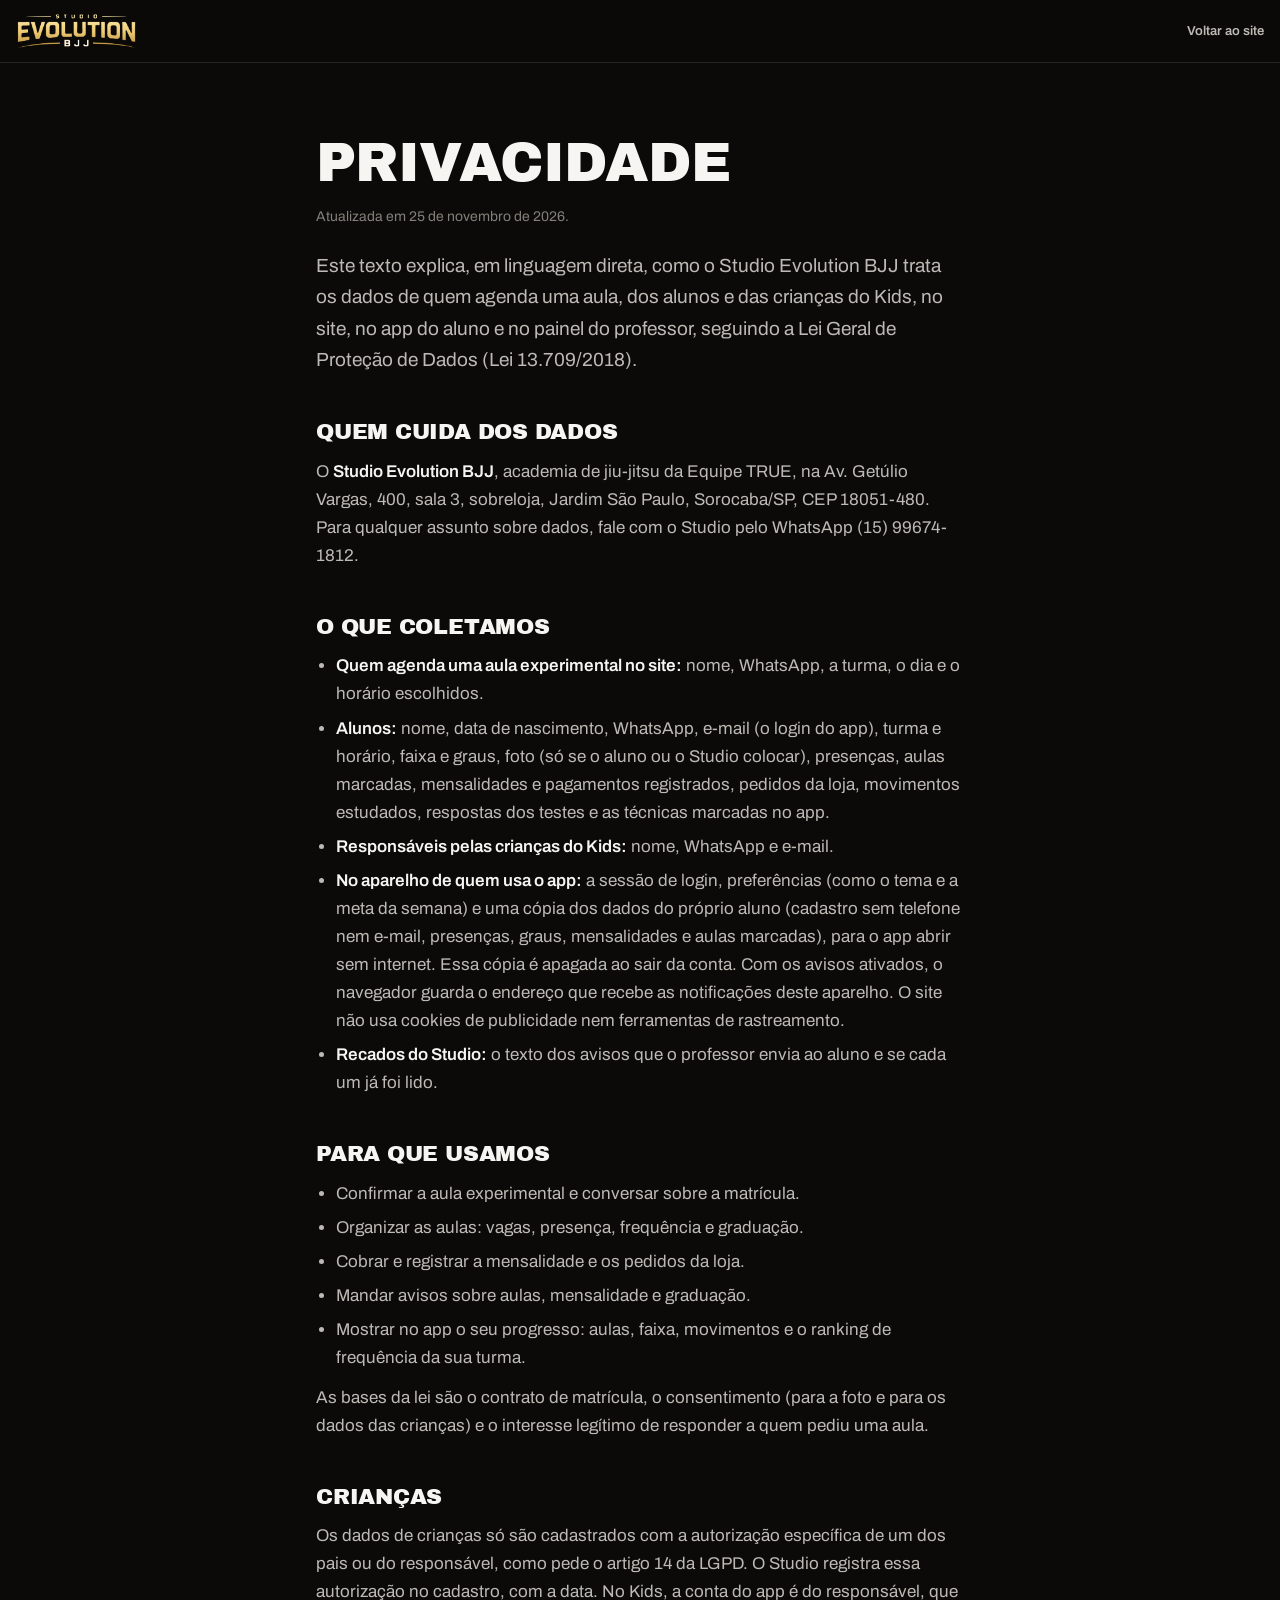
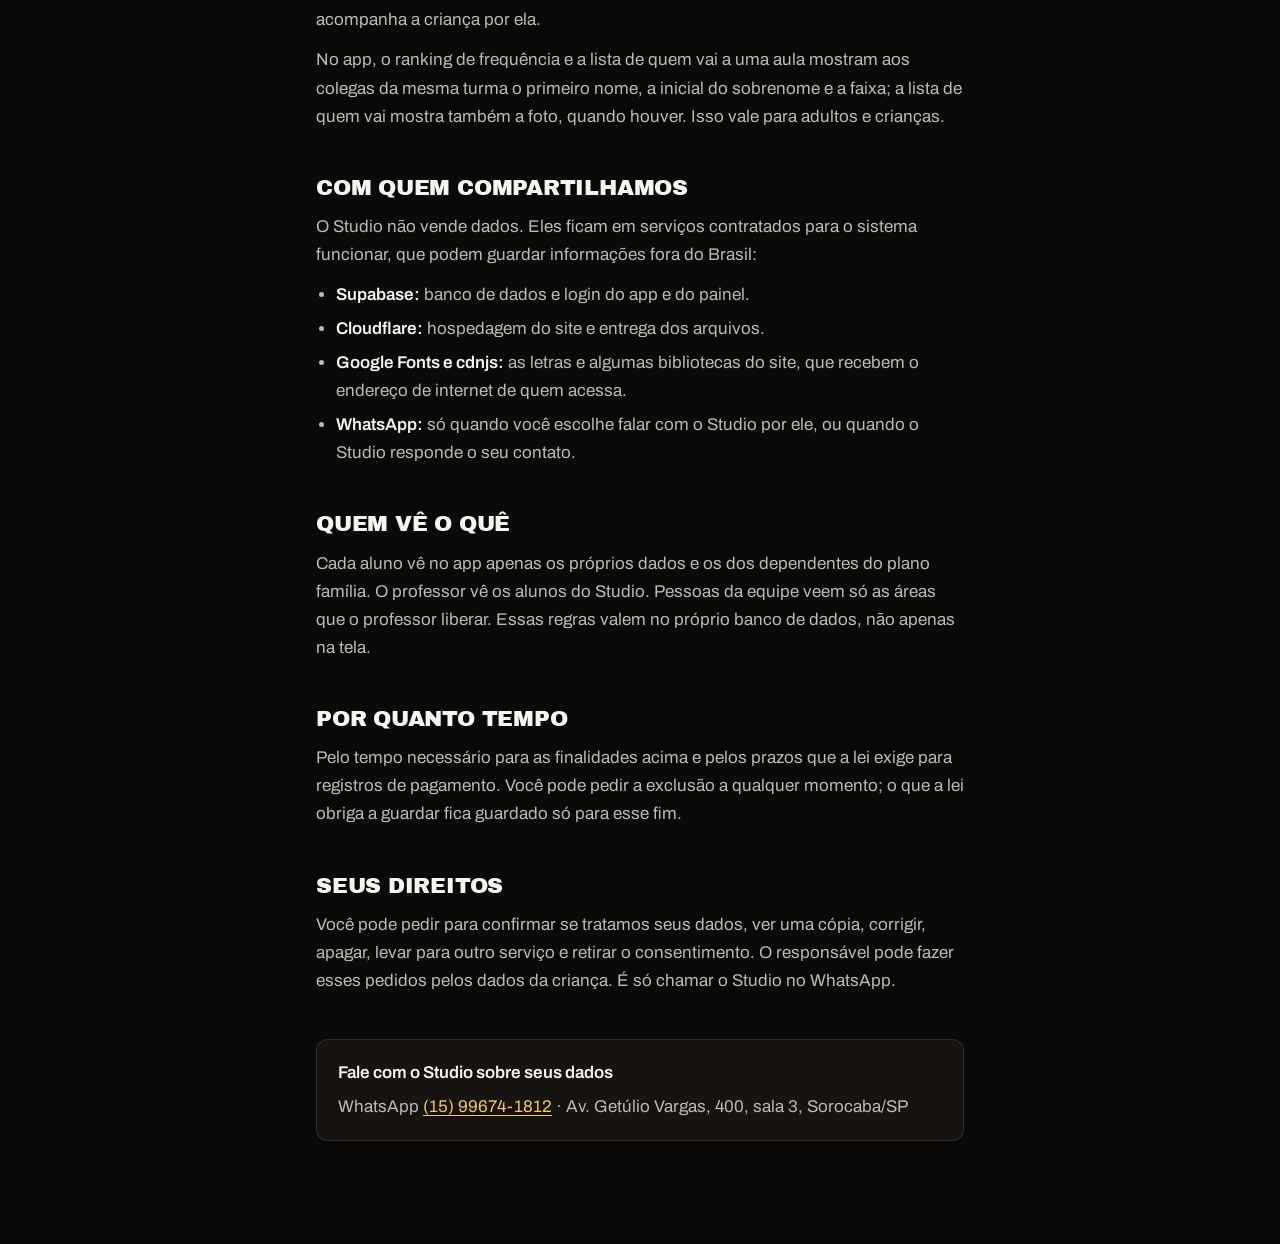
<file: site/privacidade.html>
<!doctype html>
<html lang="pt-BR">
<head>
<meta charset="utf-8">
<meta name="viewport" content="width=device-width, initial-scale=1, viewport-fit=cover">
<title>Privacidade · Studio Evolution BJJ</title>
<meta name="description" content="Como o Studio Evolution BJJ trata os dados de quem agenda aula, dos alunos e das crianças do Kids: o que é coletado, para quê, com quem é compartilhado e como pedir acesso, correção ou exclusão.">
<link rel="canonical" href="https://evolutionbjj.com.br/privacidade">
<script>
(function () {
  var d = document.documentElement, l = "black";
  try { l = localStorage.getItem("evo-tema") || l; } catch (e) {}
  if (location.hash === "#claro") l = "light";
  d.setAttribute("data-look", l);
})();
</script>
<link rel="preconnect" href="https://fonts.googleapis.com">
<link rel="preconnect" href="https://fonts.gstatic.com" crossorigin>
<link rel="stylesheet" href="https://fonts.googleapis.com/css2?family=Archivo+Black&family=Archivo:wght@400..700&display=swap">
<link rel="stylesheet" href="site.css">
<style>
/* Privacidade: um documento para ler, sem abertura de cinema. Coluna de leitura, títulos curtos, listas simples */
body { background: var(--paper); color: var(--ink); }
.pv-top { position: sticky; top: 0; z-index: 10; display: flex; align-items: center; justify-content: space-between; gap: 16px; padding: calc(14px + env(safe-area-inset-top, 0px)) 16px 14px; background: color-mix(in oklch, var(--paper) 88%, transparent); -webkit-backdrop-filter: blur(14px); backdrop-filter: blur(14px); border-bottom: 1px solid var(--rule); }
.pv-top .logo { height: 34px; }
.pv-top a.volta { font: 600 13px/1 var(--sans); color: var(--ink-2); text-decoration: none; }
.pv-top a.volta:hover { color: var(--ink); }
.pv { max-width: 68ch; margin: 0 auto; padding: clamp(36px, 6vw, 72px) 16px clamp(64px, 8vw, 110px); font-size: 17px; line-height: 1.65; }
.pv h1 { font: 400 clamp(34px, 6vw, 56px)/1 var(--serif); letter-spacing: -0.02em; }
.pv .data { margin-top: 14px; font-size: 14px; color: var(--ink-3); }
.pv .abre { margin-top: 22px; font-size: 19px; color: var(--ink-2); }
.pv h2 { margin-top: 44px; font: 400 22px/1.2 var(--serif); letter-spacing: -0.01em; }
.pv p, .pv ul { margin-top: 12px; color: var(--ink-2); }
.pv ul { padding-left: 1.2em; list-style: disc; }
.pv li + li { margin-top: 6px; }
.pv b { color: var(--ink); font-weight: 600; }
.pv a { color: var(--gold-text); text-underline-offset: 3px; }
.pv .contato { margin-top: 44px; padding: 20px 22px; border-radius: 12px; background: var(--paper-2); box-shadow: inset 0 0 0 1px var(--rule); }
.pv .contato p { margin: 0; }
.pv .contato p + p { margin-top: 6px; }
</style>
</head>
<body>
<header class="pv-top">
  <a href="index.html" aria-label="Studio Evolution BJJ, início"><span class="logo" role="img" aria-label="Studio Evolution BJJ"></span></a>
  <a class="volta" href="index.html">Voltar ao site</a>
</header>
<main class="pv">
  <h1>Privacidade</h1>
  <p class="data">Atualizada em 25 de novembro de 2026.</p>
  <p class="abre">Este texto explica, em linguagem direta, como o Studio Evolution BJJ trata os dados de quem agenda uma aula, dos alunos e das crianças do Kids, no site, no app do aluno e no painel do professor, seguindo a Lei Geral de Proteção de Dados (Lei 13.709/2018).</p>

  <h2>Quem cuida dos dados</h2>
  <p>O <b>Studio Evolution BJJ</b>, academia de jiu-jitsu da Equipe TRUE, na Av. Getúlio Vargas, 400, sala 3, sobreloja, Jardim São Paulo, Sorocaba/SP, CEP 18051-480. Para qualquer assunto sobre dados, fale com o Studio pelo WhatsApp (15) 99674-1812.</p>

  <h2>O que coletamos</h2>
  <ul>
    <li><b>Quem agenda uma aula experimental no site:</b> nome, WhatsApp, a turma, o dia e o horário escolhidos.</li>
    <li><b>Alunos:</b> nome, data de nascimento, WhatsApp, e-mail (o login do app), turma e horário, faixa e graus, foto (só se o aluno ou o Studio colocar), presenças, aulas marcadas, mensalidades e pagamentos registrados, pedidos da loja, movimentos estudados, respostas dos testes e as técnicas marcadas no app.</li>
    <li><b>Responsáveis pelas crianças do Kids:</b> nome, WhatsApp e e-mail.</li>
    <li><b>No aparelho de quem usa o app:</b> a sessão de login, preferências (como o tema e a meta da semana) e uma cópia dos dados do próprio aluno (cadastro sem telefone nem e-mail, presenças, graus, mensalidades e aulas marcadas), para o app abrir sem internet. Essa cópia é apagada ao sair da conta. Com os avisos ativados, o navegador guarda o endereço que recebe as notificações deste aparelho. O site não usa cookies de publicidade nem ferramentas de rastreamento.</li>
    <li><b>Recados do Studio:</b> o texto dos avisos que o professor envia ao aluno e se cada um já foi lido.</li>
  </ul>

  <h2>Para que usamos</h2>
  <ul>
    <li>Confirmar a aula experimental e conversar sobre a matrícula.</li>
    <li>Organizar as aulas: vagas, presença, frequência e graduação.</li>
    <li>Cobrar e registrar a mensalidade e os pedidos da loja.</li>
    <li>Mandar avisos sobre aulas, mensalidade e graduação.</li>
    <li>Mostrar no app o seu progresso: aulas, faixa, movimentos e o ranking de frequência da sua turma.</li>
  </ul>
  <p>As bases da lei são o contrato de matrícula, o consentimento (para a foto e para os dados das crianças) e o interesse legítimo de responder a quem pediu uma aula.</p>

  <h2>Crianças</h2>
  <p>Os dados de crianças só são cadastrados com a autorização específica de um dos pais ou do responsável, como pede o artigo 14 da LGPD. O Studio registra essa autorização no cadastro, com a data. No Kids, a conta do app é do responsável, que acompanha a criança por ela.</p>
  <p>No app, o ranking de frequência e a lista de quem vai a uma aula mostram aos colegas da mesma turma o primeiro nome, a inicial do sobrenome e a faixa; a lista de quem vai mostra também a foto, quando houver. Isso vale para adultos e crianças.</p>

  <h2>Com quem compartilhamos</h2>
  <p>O Studio não vende dados. Eles ficam em serviços contratados para o sistema funcionar, que podem guardar informações fora do Brasil:</p>
  <ul>
    <li><b>Supabase:</b> banco de dados e login do app e do painel.</li>
    <li><b>Cloudflare:</b> hospedagem do site e entrega dos arquivos.</li>
    <li><b>Google Fonts e cdnjs:</b> as letras e algumas bibliotecas do site, que recebem o endereço de internet de quem acessa.</li>
    <li><b>WhatsApp:</b> só quando você escolhe falar com o Studio por ele, ou quando o Studio responde o seu contato.</li>
  </ul>

  <h2>Quem vê o quê</h2>
  <p>Cada aluno vê no app apenas os próprios dados e os dos dependentes do plano família. O professor vê os alunos do Studio. Pessoas da equipe veem só as áreas que o professor liberar. Essas regras valem no próprio banco de dados, não apenas na tela.</p>

  <h2>Por quanto tempo</h2>
  <p>Pelo tempo necessário para as finalidades acima e pelos prazos que a lei exige para registros de pagamento. Você pode pedir a exclusão a qualquer momento; o que a lei obriga a guardar fica guardado só para esse fim.</p>

  <h2>Seus direitos</h2>
  <p>Você pode pedir para confirmar se tratamos seus dados, ver uma cópia, corrigir, apagar, levar para outro serviço e retirar o consentimento. O responsável pode fazer esses pedidos pelos dados da criança. É só chamar o Studio no WhatsApp.</p>

  <div class="contato">
    <p><b>Fale com o Studio sobre seus dados</b></p>
    <p>WhatsApp <a href="https://wa.me/5515996741812?text=Ol%C3%A1!%20Quero%20falar%20sobre%20os%20meus%20dados%20no%20Studio%20Evolution%20BJJ." target="_blank" rel="noopener">(15) 99674-1812</a> · Av. Getúlio Vargas, 400, sala 3, Sorocaba/SP</p>
  </div>
</main>
</body>
</html>
</file>
<file: site/site.css>
/* Studio Evolution BJJ · estilo comum a todas as páginas do redesign.
   Linguagem "noite de luta": preto quente, ouro metálico, tipografia pesada em caixa-alta e rótulos em mono.
   Black é a versão padrão; Claro continua no botão da navegação. A versão vem de data-look no <html>,
   definido antes da primeira pintura. --serif ficou com o nome antigo, mas agora é a fonte de títulos. */
:root {
  color-scheme: light;
  --paper: oklch(0.985 0.002 90);
  --paper-2: oklch(0.945 0.004 85);
  --ink: oklch(0.16 0.006 70);
  --ink-2: oklch(0.38 0.008 70);
  --ink-3: oklch(0.50 0.008 70);  /* 4,5:1 ou mais sobre --paper-2, onde ficam os textos pequenos dos painéis */
  --rule: oklch(0.16 0.006 70 / 0.14);
  --gold: oklch(0.74 0.13 80);
  --gold-deep: oklch(0.58 0.12 70);
  --gold-text: oklch(0.52 0.11 70);
  --hot: oklch(0.6 0.22 28);
  --inv-bg: oklch(0.12 0.005 70);
  --inv-fg: oklch(0.97 0.004 85);
  --inv-fg-2: oklch(0.78 0.008 80);
  --inv-rule: oklch(1 0 0 / 0.14);
  --inv-accent: oklch(0.82 0.13 84);
  --btn-bg: oklch(0.16 0.006 70);
  --btn-fg: oklch(0.985 0.002 90);
  --btn-hover: oklch(0.74 0.13 80);
  --btn-hover-fg: oklch(0.12 0.005 70);
  --btn-glow: 0 14px 34px -16px oklch(0.16 0.006 70 / 0.55);
  --glass: color-mix(in oklch, white 80%, transparent);
  --field: white;
  /* verde e laranja escuros o bastante para texto de 11 px (pílulas de status) no fundo claro */
  --ok: oklch(0.45 0.13 150);
  --warn: oklch(0.48 0.16 40);
  --wa: oklch(0.72 0.17 150);
  --dim-color: oklch(0.1 0.005 75);
  --shadow-lg: 0 40px 80px -40px oklch(0.15 0.02 70 / 0.45), 0 12px 24px -16px oklch(0.15 0.02 70 / 0.25);
  --grain-op: 0.06;
  --grain-blend: multiply;
  /* ouro metálico: no papel claro, um ouro mais escuro (o brilho claro apagava letras); no escuro, o ouro aceso */
  --gold-metal: linear-gradient(100deg, oklch(0.45 0.1 68) 0%, oklch(0.56 0.12 72) 26%, oklch(0.66 0.13 80) 46%, oklch(0.56 0.12 72) 62%, oklch(0.45 0.1 68) 100%);
  --gold-metal-lit: linear-gradient(100deg, oklch(0.62 0.12 72) 0%, oklch(0.82 0.13 84) 26%, oklch(0.96 0.07 92) 46%, oklch(0.82 0.13 84) 62%, oklch(0.62 0.12 72) 100%);
  --cta-bg: linear-gradient(115deg, oklch(0.7 0.12 76) 0%, oklch(0.85 0.13 87) 46%, oklch(0.74 0.125 80) 100%);
  --cta-fg: oklch(0.13 0.005 70);
  --logo-fill: linear-gradient(110deg, var(--ink) 0%, var(--ink) 42%, var(--gold) 50%, var(--ink) 58%, var(--ink) 100%);
  --logo-bjj: var(--gold-deep);
  --serif: "Archivo Black", "Arial Black", "Helvetica Neue", Impact, sans-serif;
  --sans: "Archivo", "Helvetica Neue", Arial, sans-serif;
  --mono: "JetBrains Mono", ui-monospace, "SFMono-Regular", Menlo, Consolas, monospace;
  --mincho: "Shippori Mincho", "Yu Mincho", "Hiragino Mincho ProN", serif;
  --ease: cubic-bezier(0.22, 1, 0.36, 1);
  --gut: max(clamp(20px, 4vw, 64px), env(safe-area-inset-left, 0px));
  --gut-r: max(clamp(20px, 4vw, 64px), env(safe-area-inset-right, 0px));
  /* capítulos de cinema: sempre escuros, nas duas versões */
  --cine-bg: oklch(0.11 0.004 70);
  --cine-bg-2: oklch(0.165 0.005 70);
  --cine-fg: oklch(0.97 0.004 85);
  --cine-fg-2: oklch(0.8 0.008 80);
  --cine-fg-3: oklch(0.62 0.009 80);
  --cine-rule: oklch(1 0 0 / 0.12);
  --cine-gold: oklch(0.83 0.13 84);
  /* ouro da logo oficial: claro em cima, queimado embaixo; o brilho diagonal só passa na animação */
  --logo-gold: linear-gradient(180deg, #fff1b3 0%, #efcc76 50%, #b98b35 100%);
  --cine-logo: linear-gradient(110deg, transparent 0% 42%, oklch(1 0.03 95 / 0.85) 50%, transparent 58% 100%), var(--logo-gold);
  --cine-bjj: #f7f7f7;
}
:root[data-look="black"] {
  color-scheme: dark;
  --paper: oklch(0.145 0.005 70);
  --paper-2: oklch(0.19 0.006 70);
  --ink: oklch(0.97 0.004 85);
  --ink-2: oklch(0.79 0.008 80);
  --ink-3: oklch(0.6 0.009 80);
  --rule: oklch(1 0 0 / 0.11);
  --gold: oklch(0.82 0.13 84);
  --gold-deep: oklch(0.62 0.12 72);
  --gold-text: oklch(0.85 0.12 86);
  --inv-bg: oklch(0.97 0.004 85);
  --inv-fg: oklch(0.14 0.005 70);
  --inv-fg-2: oklch(0.4 0.008 70);
  --inv-rule: oklch(0.14 0.005 70 / 0.16);
  --inv-accent: oklch(0.52 0.11 70);
  --btn-bg: oklch(0.82 0.13 84);
  --btn-fg: oklch(0.13 0.005 70);
  --btn-hover: oklch(0.97 0.004 85);
  --btn-hover-fg: oklch(0.13 0.005 70);
  --btn-glow: 0 0 0 1px oklch(0.82 0.13 84 / 0.35), 0 18px 44px -14px oklch(0.82 0.13 84 / 0.5);
  --glass: color-mix(in oklch, oklch(0.2 0.006 70) 78%, transparent);
  --field: oklch(0.19 0.006 70);
  --ok: oklch(0.76 0.16 150);
  --warn: oklch(0.76 0.14 52);
  --shadow-lg: 0 50px 90px -40px oklch(0 0 0 / 0.9), 0 16px 30px -18px oklch(0 0 0 / 0.65);
  --grain-op: 0.08;
  --grain-blend: overlay;
  --gold-metal: var(--gold-metal-lit);
  --logo-fill: var(--cine-logo); --logo-bjj: var(--cine-bjj);
}

/* base */
* { box-sizing: border-box; }
html { background: var(--paper); scroll-padding-top: calc(88px + env(safe-area-inset-top, 0px)); scroll-padding-bottom: 24px; }  /* o item focado com Tab nunca fica sob a barra fixa */
html.lenis, html.lenis body { height: auto; }
.lenis.lenis-smooth { scroll-behavior: auto !important; }
.lenis.lenis-stopped { overflow: hidden; }
body { margin: 0; background: var(--paper); color: var(--ink); font: 400 17px/1.6 var(--sans); -webkit-font-smoothing: antialiased; text-rendering: optimizeLegibility; overflow-x: clip; }
::selection { background: var(--gold); color: oklch(0.13 0.005 70); }
h1, h2, h3 { font-family: var(--serif); font-weight: 400; letter-spacing: -0.02em; text-wrap: balance; margin: 0; }
h1, h2 { text-transform: uppercase; line-height: 0.92; }
h1 em, h2 em, h3 em { font-style: normal; color: var(--gold-text); }
p em { font-style: italic; }
/* palavras em destaque nos títulos: ouro metálico, como a placa do Studio */
@supports ((-webkit-background-clip: text) or (background-clip: text)) {
  h1 em:not(:has(.wi)), h2 em:not(:has(.wi)), h3 em:not(:has(.wi)), h1 em .wi, h2 em .wi, h3 em .wi, .metal {
    background: var(--gold-metal); background-size: 100% 100%; -webkit-background-clip: text; background-clip: text; color: transparent; }
}
p, figure, dl, dd, ul, ol { margin: 0; }
ul, ol { padding: 0; list-style: none; }
img, video { display: block; max-width: 100%; }
a { color: inherit; }
button { font: inherit; }
a, button, label, input { -webkit-tap-highlight-color: transparent; }
html.menu-open, html.menu-open body { overflow: hidden; }
[hidden] { display: none !important; }
/* anel de foco no ouro de texto: o token muda com o tema e com os capítulos escuros (5,4:1 no Claro) */
:focus-visible { outline: 2px solid var(--gold-text); outline-offset: 3px; }
/* fica fora da tela, mas o leitor de tela lê */
.sr-only { position: absolute !important; width: 1px; height: 1px; margin: -1px; padding: 0; overflow: hidden; clip: rect(0 0 0 0); clip-path: inset(50%); white-space: nowrap; border: 0; }
.wrap { width: 100%; max-width: 1560px; margin-inline: auto; padding-left: var(--gut); padding-right: var(--gut-r); }
/* rótulos em mono, com um quadradinho de ouro aceso */
.label { display: flex; align-items: center; gap: 12px; font: 500 11.5px/1.4 var(--mono); letter-spacing: 0.14em; text-transform: uppercase; color: var(--ink-2); }
.label::before { content: ""; width: 7px; height: 7px; flex-shrink: 0; border-radius: 1px; background: var(--gold); box-shadow: 0 0 14px 1px color-mix(in oklch, var(--gold) 70%, transparent); }
.label.gold { color: var(--gold-text); }
.mono { font-family: var(--mono); }
.tnum { font-variant-numeric: tabular-nums; }
/* para de crescer junto com o .wrap (1560px): em tela larga o título não invade a coluna ao lado */
.h2 { font-size: clamp(36px, 5.2vw, 76px); line-height: 0.92; letter-spacing: -0.02em; }
.lead { color: var(--ink-2); font-size: 18px; max-width: 44ch; }
.ic { width: 18px; height: 18px; fill: none; stroke: currentColor; stroke-width: 1.5; stroke-linecap: round; stroke-linejoin: round; flex-shrink: 0; }
.sec-head { display: grid; gap: 24px; }
@media (min-width: 1000px) { .sec-head.split2 { grid-template-columns: minmax(0, 7fr) minmax(0, 5fr); align-items: end; gap: 48px; } }
.sec-head .h2 { margin-top: 26px; }

/* capítulos escuros: redefinem os tokens só dentro deles, então todo componente se adapta sozinho */
.cine { --paper: var(--cine-bg); --paper-2: var(--cine-bg-2); --ink: var(--cine-fg); --ink-2: var(--cine-fg-2); --ink-3: var(--cine-fg-3); --rule: var(--cine-rule); --gold-text: var(--cine-gold); --gold: var(--cine-gold); --gold-deep: oklch(0.62 0.12 72);
  --btn-bg: var(--cine-gold); --btn-fg: oklch(0.13 0.005 70); --btn-hover: var(--cine-fg); --btn-hover-fg: oklch(0.13 0.005 70);
  --btn-glow: 0 0 0 1px oklch(0.83 0.13 84 / 0.35), 0 18px 44px -14px oklch(0.83 0.13 84 / 0.5);
  --glass: color-mix(in oklch, oklch(0.2 0.006 70) 78%, transparent); --logo-fill: var(--cine-logo); --logo-bjj: var(--cine-bjj); --field: oklch(0.19 0.006 70);
  --ok: oklch(0.76 0.16 150); --warn: oklch(0.76 0.14 52); --gold-metal: var(--gold-metal-lit);
  --shadow-lg: 0 50px 90px -40px oklch(0 0 0 / 0.9), 0 16px 30px -18px oklch(0 0 0 / 0.65);
  background: var(--paper); color: var(--ink); color-scheme: dark; }

/* tema Claro: os capítulos escuros do meio da página ganham cantos arredondados, para o corte entre o preto e o
   branco não ficar seco. Sem margem lateral: as seções presas na rolagem (GSAP pin) medem a largura cheia */
:root:not([data-look="black"]) main > .cine:not(.hero):not(.phero), :root:not([data-look="black"]) main > .quote { border-radius: clamp(18px, 2.4vw, 34px); }

/* logo (máscara: a cor vem dos tokens, com um brilho que passa). A máscara só usa o canal alfa:
   o WebP sem perda tem 41 KB, contra 263 KB do PNG colorido */
.logo { position: relative; display: block; aspect-ratio: 32 / 9; background: var(--logo-fill); background-size: 300% 100%; background-position: 100% 0;
  -webkit-mask: url("img/logo-evolution-mask.webp") center / contain no-repeat; mask: url("img/logo-evolution-mask.webp") center / contain no-repeat; }
/* o BJJ da logo tem cor própria (branco no escuro), por cima do ouro */
.logo::after { content: ""; position: absolute; inset: 0; background: var(--logo-bjj);
  -webkit-mask: url("img/logo-evolution-bjj.webp") center / contain no-repeat; mask: url("img/logo-evolution-bjj.webp") center / contain no-repeat; }
.shine:hover .logo { animation: shine 1.4s var(--ease); }
@keyframes shine { from { background-position: 100% 0; } to { background-position: 0% 0; } }

/* divisões feitas pelo script: cada palavra inteira numa máscara (folga em cima para acentos, embaixo para descendentes) */
.w { display: inline-block; overflow: hidden; vertical-align: top; white-space: nowrap; padding: 0.14em 0.1em 0.14em; margin: -0.14em -0.1em -0.14em; perspective: 520px; }
.wi { display: inline-block; }  /* sem will-change: o GSAP promove a camada só durante o movimento */
.hy { position: relative; color: transparent; }
.hy::after { content: ""; position: absolute; left: 0.06em; right: 0.06em; top: 50%; height: max(3px, 0.1em); background: var(--ink); }

/* textura de filme e barra de progresso */
.grain { position: fixed; inset: -50%; z-index: 90; pointer-events: none; opacity: var(--grain-op); mix-blend-mode: var(--grain-blend);
  background-image: url("data:image/svg+xml;utf8,<svg xmlns='http://www.w3.org/2000/svg' width='220' height='220'><filter id='n'><feTurbulence type='fractalNoise' baseFrequency='.9' numOctaves='2' stitchTiles='stitch'/></filter><rect width='100%' height='100%' filter='url(%23n)'/></svg>"); }
@media (prefers-reduced-motion: no-preference) and (hover: hover) { .grain { animation: grain 0.9s steps(5) infinite; } }
@keyframes grain { 0% { transform: translate(0, 0); } 20% { transform: translate(-3%, 2%); } 40% { transform: translate(2%, -3%); } 60% { transform: translate(-2%, -1%); } 80% { transform: translate(3%, 3%); } 100% { transform: translate(0, 0); } }
/* no celular a textura sai: uma camada fixa misturada à tela inteira pesa na rolagem */
@media (hover: none), (max-width: 760px) { .grain { display: none; } }
.progress { position: fixed; top: env(safe-area-inset-top, 0px); left: 0; right: 0; height: 2px; z-index: 86; pointer-events: none; }
.progress i { display: block; height: 100%; background: var(--gold-metal); box-shadow: 0 0 12px var(--gold); transform: scaleX(0); transform-origin: left; }

/* cursor próprio (só com mouse): um anel que segue com atraso e cresce sobre o que dá para clicar */
.cur { position: fixed; left: 0; top: 0; z-index: 210; pointer-events: none; mix-blend-mode: difference; }
.cur-dot { width: 6px; height: 6px; margin: -3px 0 0 -3px; border-radius: 50%; background: oklch(1 0 0); }
.cur-ring { display: grid; place-items: center; width: 42px; height: 42px; margin: -21px 0 0 -21px; border-radius: 50%; box-shadow: inset 0 0 0 1.5px oklch(1 0 0); transition: width 450ms var(--ease), height 450ms var(--ease), margin 450ms var(--ease), background-color 450ms var(--ease), box-shadow 450ms var(--ease); }
.cur-ring b { font: 600 11px/1 var(--mono); letter-spacing: 0.12em; text-transform: uppercase; color: oklch(0.13 0 0); opacity: 0; transition: opacity 300ms var(--ease); }
.cur-ring.is-link { width: 64px; height: 64px; margin: -32px 0 0 -32px; background: oklch(1 0 0 / 0.12); }
.cur-ring.is-label { width: 96px; height: 96px; margin: -48px 0 0 -48px; background: oklch(1 0 0); box-shadow: none; }
.cur-ring.is-label b { opacity: 1; }
.cur.is-down .cur-ring { width: 30px; height: 30px; margin: -15px 0 0 -15px; }
.cur.is-off { opacity: 0; }
@media (hover: none), (pointer: coarse) { .cur { display: none; } }
/* luz ambiente: um brilho de ouro bem suave segue o mouse no escuro */
.amb { position: fixed; left: 0; top: 0; z-index: 2; width: 70vmax; height: 70vmax; margin: -35vmax 0 0 -35vmax; border-radius: 50%; pointer-events: none; mix-blend-mode: screen;
  background: radial-gradient(circle, color-mix(in oklch, var(--gold) 7%, transparent) 0%, transparent 62%); }
:root:not([data-look="black"]) .amb, .menu-open .amb { opacity: 0; }
@media (hover: none), (pointer: coarse) { .amb { display: none; } }
/* cartões com brilho que acompanha o mouse */
.spot { position: relative; isolation: isolate; }
.spot::after { content: ""; position: absolute; inset: 0; z-index: -1; pointer-events: none; opacity: 0; transition: opacity 500ms var(--ease);
  background: radial-gradient(380px circle at var(--mx, 50%) var(--my, 50%), color-mix(in oklch, var(--gold) 16%, transparent), transparent 62%); }
.spot:hover::after { opacity: 1; }

/* cortina entre páginas */
html.entering::after { content: ""; position: fixed; inset: 0; z-index: 139; background: var(--paper); animation: cover-out 0.4s ease 2.6s forwards; }
@keyframes cover-out { to { opacity: 0; visibility: hidden; } }
.curtain { position: fixed; inset: 0; z-index: 140; display: grid; place-items: center; background: var(--cine-bg); pointer-events: none; transform: translateY(130%); --logo-fill: var(--cine-logo); --logo-bjj: var(--cine-bjj); }
.curtain .logo { width: min(56vw, 560px); }
.curtain .tt, .curtain .tb { position: absolute; left: -5%; right: -5%; height: 20vh; background: var(--cine-bg); }
.curtain .tt { bottom: 100%; border-radius: 50% 50% 0 0 / 100% 100% 0 0; }
.curtain .tb { top: 100%; border-radius: 0 0 50% 50% / 0 0 100% 100%; }
/* transição com foto: a imagem tocada cresce até cobrir a tela e a página seguinte nasce dela */
.vt-img { position: fixed; z-index: 141; overflow: hidden; pointer-events: none; background: var(--cine-bg); }
.vt-img img { width: 100%; height: 100%; object-fit: cover; }
html.entering-img::after, .enter-cover { background-color: var(--cine-bg); background-image: var(--enter-img); background-size: cover; background-position: center; }
.enter-cover { position: fixed; inset: 0; z-index: 140; pointer-events: none; }

/* botões: caixa-alta, peso e um brilho de ouro por baixo */
.btn { position: relative; display: inline-flex; align-items: center; justify-content: center; gap: 14px; min-height: 58px; padding: 0 30px; border: 0; border-radius: 999px; font: 700 13px/1 var(--sans); letter-spacing: 0.14em; text-transform: uppercase; white-space: nowrap; text-decoration: none; cursor: pointer; overflow: hidden; isolation: isolate; transition: color 400ms var(--ease), box-shadow 500ms var(--ease); }
@media (max-width: 520px) { .btn { min-height: 54px; padding: 0 22px; gap: 12px; font-size: 12.5px; letter-spacing: 0.12em; } }
/* no toque, o aperto usa a propriedade scale: transition em transform brigava com o GSAP e deixava o botão 24px abaixo */
@media (hover: none) { .btn { transition: color 400ms var(--ease), scale 250ms var(--ease); } .btn:active { scale: 0.97; } }
.btn::before { content: ""; position: absolute; inset: 0; z-index: -1; border-radius: inherit; transform: translateY(101%); transition: transform 550ms var(--ease); }
.btn:hover::before { transform: none; }
.btn svg { width: 18px; height: 18px; transition: transform 400ms var(--ease); }
.btn:hover svg { transform: translateX(4px); }
.bt { position: relative; display: inline-block; overflow: hidden; line-height: 1.25; }
.bt > span { display: block; transition: transform 550ms var(--ease); }
.bt::after { content: attr(data-t); position: absolute; left: 0; top: 100%; transition: transform 550ms var(--ease); }
.btn:hover .bt > span, .btn:hover .bt::after { transform: translateY(-100%); }
.btn-ink { background: var(--btn-bg); color: var(--btn-fg); box-shadow: var(--btn-glow); }
.btn-ink::before { background: var(--btn-hover); }
.btn-ink:hover { color: var(--btn-hover-fg); }
.btn-gold { background: var(--gold); color: oklch(0.13 0.005 70); box-shadow: 0 18px 44px -16px color-mix(in oklch, var(--gold) 60%, transparent); }
.btn-gold::before { background: oklch(0.97 0.004 85); }
.btn-gold:hover { color: oklch(0.13 0.005 70); }
.btn-line { background: transparent; color: var(--ink); box-shadow: inset 0 0 0 1.5px var(--rule); }
.btn-line::before { background: var(--gold); }
.btn-line:hover { color: oklch(0.13 0.005 70); }
.link { font: 700 12.5px/1.2 var(--sans); letter-spacing: 0.14em; text-transform: uppercase; text-decoration: none; background: linear-gradient(var(--gold), var(--gold)) 0 100% / 100% 2px no-repeat; padding-bottom: 7px; transition: background-size 500ms var(--ease), color 300ms var(--ease); }
.link:hover { background-size: 0% 2px; background-position: 100% 100%; color: var(--gold-text); }
.ctas { display: flex; flex-wrap: wrap; align-items: center; gap: 18px 32px; }

/* navegação */
.nav { position: fixed; top: 0; left: 0; right: 0; z-index: 80; padding-top: env(safe-area-inset-top, 0px); transition: transform 600ms var(--ease), background-color 400ms var(--ease), border-color 400ms var(--ease); border-bottom: 1px solid transparent; }
.nav.scrolled { background: color-mix(in oklch, var(--paper) 78%, transparent); -webkit-backdrop-filter: blur(18px) saturate(1.3); backdrop-filter: blur(18px) saturate(1.3); border-bottom-color: var(--rule); }
/* sobre um capítulo escuro, a navegação troca para tinta clara */
.nav.on-dark { --paper: var(--cine-bg); --ink: var(--cine-fg); --ink-2: var(--cine-fg-2); --ink-3: var(--cine-fg-3); --rule: oklch(1 0 0 / 0.18); --gold: var(--cine-gold); --gold-text: var(--cine-gold);
  --btn-bg: var(--cine-gold); --btn-fg: oklch(0.13 0.005 70); --btn-hover: var(--cine-fg); --btn-hover-fg: oklch(0.13 0.005 70); --btn-glow: 0 0 0 1px oklch(0.83 0.13 84 / 0.35), 0 14px 34px -14px oklch(0.83 0.13 84 / 0.5); --logo-fill: var(--cine-logo); --logo-bjj: var(--cine-bjj); --gold-metal: var(--gold-metal-lit); color: var(--ink); }
.nav .roll, .nav .look, .nav .tagp, .nav .menu-btn { transition: color 400ms var(--ease), border-color 400ms var(--ease); }
.nav.hide { transform: translateY(-100%); }
.nav-in { display: flex; align-items: center; justify-content: space-between; gap: 20px; min-height: 80px; }
.brandrow { display: flex; align-items: center; gap: 16px; min-width: 0; }
.brand { display: block; text-decoration: none; }
.brand .logo { height: 44px; }
.tagp { display: inline-flex; padding: 7px 11px; border: 1px solid var(--rule); border-radius: 999px; font: 500 10px/1 var(--mono); letter-spacing: 0.12em; text-transform: uppercase; color: var(--ink-2); white-space: nowrap; text-decoration: none; }
.tagp .sm { display: none; }
.links { display: flex; gap: 30px; }
.roll { position: relative; display: inline-block; overflow: hidden; text-decoration: none; font: 600 12.5px/1.3 var(--sans); letter-spacing: 0.14em; text-transform: uppercase; }
.roll span { display: block; transition: transform 500ms var(--ease); }
.roll span::after { content: attr(data-t); position: absolute; left: 0; top: 100%; color: var(--gold-text); }
.roll:hover span { transform: translateY(-100%); }
.links .roll { padding-bottom: 5px; }
.links .roll::after { content: ""; position: absolute; left: 0; right: 0; bottom: 0; height: 2px; background: var(--gold); box-shadow: 0 0 10px var(--gold); transform: scaleX(0); transform-origin: left; transition: transform 500ms var(--ease); }
[data-page="inicio"] .links [data-nav="inicio"], [data-page="aulas"] .links [data-nav="aulas"], [data-page="agendar"] .links [data-nav="agendar"], [data-page="perguntas"] .links [data-nav="perguntas"], [data-page="contato"] .links [data-nav="contato"] { color: var(--gold-text); }
[data-page="inicio"] .links [data-nav="inicio"]::after, [data-page="aulas"] .links [data-nav="aulas"]::after, [data-page="agendar"] .links [data-nav="agendar"]::after, [data-page="perguntas"] .links [data-nav="perguntas"]::after, [data-page="contato"] .links [data-nav="contato"]::after { transform: scaleX(1); }
.nav-right { display: flex; align-items: center; gap: 18px; flex-shrink: 0; }
.nav-cta { display: flex; align-items: center; gap: 22px; }
.nav-cta .btn { min-height: 46px; padding: 0 22px; font-size: 12px; }
.look { display: inline-flex; align-items: center; gap: 10px; height: 42px; padding: 0 14px 0 6px; border-radius: 999px; border: 1px solid var(--rule); background: transparent; color: var(--ink); font: 500 10.5px/1 var(--mono); letter-spacing: 0.14em; text-transform: uppercase; cursor: pointer; transition: border-color 300ms var(--ease); }
.look:hover { border-color: var(--gold); }
.lk-dot { position: relative; width: 30px; height: 30px; border-radius: 50%; background: var(--ink); overflow: hidden; box-shadow: inset 0 0 0 1px var(--ink); }
.lk-dot::after { content: ""; position: absolute; inset: 0; background: var(--paper); clip-path: inset(0 0 0 50%); transition: transform 700ms var(--ease); }
:root[data-look="black"] .lk-dot::after { transform: rotate(180deg); }
.menu-btn { display: none; position: relative; width: 44px; height: 44px; border: 1px solid var(--rule); border-radius: 50%; background: transparent; color: var(--ink); cursor: pointer; }
.menu-btn i { position: absolute; left: 13px; right: 13px; height: 1.5px; background: currentColor; transition: transform 500ms var(--ease), top 500ms var(--ease); }
.menu-btn i:first-child { top: 17px; }
.menu-btn i:last-child { top: 25px; }
.menu-open .menu-btn i:first-child { top: 21px; transform: rotate(45deg); }
.menu-open .menu-btn i:last-child { top: 21px; transform: rotate(-45deg); }
/* tablet e celular: os links vão para o menu de tela cheia, que também tem "Área do aluno" */
@media (max-width: 1180px) { .links { display: none; } .menu-btn { display: inline-block; } .nav-cta .roll { display: none; } }
/* notebooks (1181 a 1400px): o menu completo cabe numa linha, sem espremer o botão "Aula grátis" */
.nav-cta .btn, .nav-cta .roll, .look { flex-shrink: 0; white-space: nowrap; }
@media (min-width: 1181px) and (max-width: 1400px) { .tagp .lg { display: none; } .tagp .sm { display: inline; } .links { gap: 22px; } .nav-right { gap: 14px; } .nav-cta { gap: 18px; } }
/* sem espaço, a troca de versão fica só com a bolinha; o texto sai da tela, mas continua sendo o nome do botão */
@media (min-width: 1181px) and (max-width: 1280px), (max-width: 1023px) {
  .look { padding: 0 6px; }
  .look .lk-txt { position: absolute; width: 1px; height: 1px; overflow: hidden; clip-path: inset(50%); white-space: nowrap; }
}
/* iPad em retrato (761 a 1023px): selo curto, para o menu e "Aula grátis" caberem inteiros */
@media (max-width: 1023px) { .tagp .lg { display: none; } .tagp .sm { display: inline; } }
/* celular: "Aula grátis" compacto no topo, à vista desde a primeira tela; some quando a pílula fixa de baixo aparece
   (rolando a página) e no próprio agendamento. Em telas muito estreitas, fica só a pílula */
@media (max-width: 760px) {
  .nav-cta { gap: 0; transition: opacity 300ms var(--ease), visibility 0s 300ms; }
  .nav-cta .btn { min-height: 40px; padding: 0 14px; font-size: 11px; }
  html.cta-on .nav-cta { opacity: 0; visibility: hidden; }
  html:has(#agBar) .nav-cta { display: none; }
}
@media (max-width: 359px) { .nav-cta { display: none; } }
@media (max-width: 520px) { .brand .logo { height: 34px; } .brandrow { gap: 10px; } .nav-right { gap: 10px; } }

/* menu em tela cheia (celular e tablet) */
.menu { position: fixed; inset: 0; z-index: 79; display: grid; align-content: space-between; gap: 32px; padding: calc(110px + env(safe-area-inset-top, 0px)) var(--gut-r) calc(36px + env(safe-area-inset-bottom, 0px)) var(--gut); background: var(--cine-bg); color: var(--cine-fg); clip-path: circle(0% at 100% 0%); visibility: hidden; }
.menu::before { content: ""; position: absolute; right: -20vmax; top: -20vmax; width: 70vmax; height: 70vmax; border-radius: 50%; background: radial-gradient(circle, oklch(0.83 0.13 84 / 0.14), transparent 62%); pointer-events: none; }
.menu nav { position: relative; display: grid; }
.menu nav a { display: block; overflow: hidden; padding-block: 8px 4px; border-bottom: 1px solid oklch(1 0 0 / 0.12); font: 400 clamp(36px, 10vw, 72px)/1 var(--serif); letter-spacing: -0.02em; text-transform: uppercase; text-decoration: none; }
.menu nav a span { display: inline-block; }
.menu nav a em { font-style: normal; color: var(--cine-gold); }
.menu .menu-foot { position: relative; display: grid; gap: 6px; font: 500 12px/1.5 var(--mono); letter-spacing: 0.06em; text-transform: uppercase; color: var(--cine-fg-2); }
.menu .menu-foot b { color: var(--cine-gold); font: 400 22px/1.2 var(--serif); letter-spacing: 0; }

::view-transition-old(root), ::view-transition-new(root) { animation: none; mix-blend-mode: normal; }
::view-transition-old(root) { z-index: 1; }
::view-transition-new(root) { z-index: 2; }

/* abertura das páginas internas */
.phero { position: relative; padding-top: clamp(140px, 19vh, 200px); padding-bottom: clamp(56px, 8vh, 110px); overflow: hidden; }
.phero::before { content: ""; position: absolute; right: -15vw; top: -25vh; width: 70vw; aspect-ratio: 1; border-radius: 50%; background: radial-gradient(circle, color-mix(in oklch, var(--gold) 12%, transparent), transparent 62%); pointer-events: none; }
.phero-top { position: relative; display: flex; justify-content: space-between; align-items: center; gap: 12px 24px; flex-wrap: wrap; }
.phero-meta { font: 500 12px/1.4 var(--mono); letter-spacing: 0.08em; text-transform: uppercase; color: var(--ink-2); }
.phero-title { position: relative; margin-top: clamp(26px, 4vh, 48px); font-size: clamp(46px, 7.8vw, 150px); line-height: 0.88; letter-spacing: -0.025em; }
.phero-title .gl { color: var(--gold-text); }
.phero .lede { position: relative; margin-top: 32px; font-size: 19px; color: var(--ink-2); max-width: 46ch; }
.phero .ctas { position: relative; margin-top: 38px; }
.phero-kanji { position: absolute; right: var(--gut-r); top: clamp(240px, 32vh, 320px); writing-mode: vertical-rl; font: 500 clamp(30px, 3vw, 44px)/1 var(--mincho); letter-spacing: 0.2em; color: var(--gold-text); pointer-events: none; }
@media (max-width: 760px) { .phero-kanji { display: none; } }
.rimg { position: relative; overflow: hidden; border-radius: 4px; box-shadow: var(--shadow-lg); background: var(--paper-2); clip-path: inset(0% 0% 0% 0% round 4px); }
.rimg img { width: 100%; height: 100%; object-fit: cover; }
.cap { margin-top: 14px; font: 500 11px/1.5 var(--mono); letter-spacing: 0.08em; text-transform: uppercase; color: var(--ink-3); }

/* convite final: uma placa de ouro metálico, com tinta preta */
.cta { padding: 0; }
.cta-inner { position: relative; background: var(--cta-bg); color: var(--cta-fg); clip-path: inset(0% 0% 0% 0% round 0px); padding-block: clamp(110px, 13vw, 200px); overflow: hidden;
  --ink: var(--cta-fg); --gold-text: var(--cta-fg); --rule: oklch(0.13 0.005 70 / 0.2); }
.cta-inner::before { content: "柔術"; position: absolute; right: -2vw; bottom: -6vw; font: 500 min(34vw, 520px)/1 var(--mincho); color: oklch(0.13 0.005 70 / 0.07); pointer-events: none; user-select: none; }
.cta-grid { position: relative; display: grid; gap: 64px; align-items: center; }
@media (min-width: 1000px) { .cta-grid { grid-template-columns: minmax(0, 7fr) minmax(0, 5fr); gap: 6vw; } }
.cta .label { color: var(--cta-fg); }
.cta .label::before { background: var(--cta-fg); box-shadow: none; }
.cta .h2 { margin-top: 28px; color: var(--cta-fg); font-size: clamp(42px, 6.2vw, 112px); }
.cta .h2 em, .cta .h2 em .wi { background: none; color: transparent; -webkit-text-stroke: 0.035em var(--cta-fg); }
.cta .lead { margin-top: 28px; color: oklch(0.13 0.005 70 / 0.78); }
.cta .btn { margin-top: 44px; }
.cta .btn-gold { background: var(--cta-fg); color: oklch(0.85 0.13 86); box-shadow: 0 24px 50px -20px oklch(0.13 0.005 70 / 0.7); }
.cta .btn-gold::before { background: oklch(0.97 0.004 85); }
.cta .btn-gold:hover { color: var(--cta-fg); }
.contact { display: grid; grid-template-columns: repeat(3, minmax(0, 1fr)); gap: 24px; margin-top: 64px; padding-top: 26px; border-top: 1.5px solid oklch(0.13 0.005 70 / 0.25); }
.contact dt { font: 600 11px/1.4 var(--mono); letter-spacing: 0.14em; text-transform: uppercase; color: oklch(0.13 0.005 70 / 0.7); }
.contact dd { margin-top: 8px; font-size: 15.5px; font-weight: 500; }
.contact dd a { color: var(--cta-fg); text-decoration-color: oklch(0.13 0.005 70 / 0.4); text-underline-offset: 4px; }
@media (max-width: 700px) { .contact { grid-template-columns: minmax(0, 1fr); } }
.cta-photo { overflow: hidden; aspect-ratio: 4 / 5; border-radius: 4px; box-shadow: 0 50px 90px -40px oklch(0.13 0.005 70 / 0.8), 0 0 0 6px oklch(0.13 0.005 70); }
.cta-photo img { width: 100%; height: 120%; object-fit: cover; object-position: 50% 40%; margin-top: -10%; will-change: transform; }

/* rodapé */
.foot { position: relative; padding-top: clamp(80px, 9vw, 140px); overflow: hidden; }
.foot-grid { display: grid; gap: 40px; grid-template-columns: minmax(0, 5fr) repeat(3, minmax(0, 2fr)); }
.foot h4, .foot .foot-h { margin: 0 0 14px; font: 500 11px/1.4 var(--mono); letter-spacing: 0.14em; text-transform: uppercase; color: var(--gold-text); }
.foot li { font-size: 15px; color: var(--ink-2); padding-block: 3px; }
.foot li a { text-decoration: none; transition: color 300ms var(--ease); }
.foot li a:hover { color: var(--gold-text); }
.foot .about { color: var(--ink-2); font-size: 16px; max-width: 34ch; }
@media (max-width: 900px) { .foot-grid { grid-template-columns: minmax(0, 1fr) minmax(0, 1fr); } .foot-grid > :first-child, .foot-grid > :last-child { grid-column: 1 / -1; } }
.foot-logo-wrap { margin-top: clamp(60px, 8vw, 120px); padding-bottom: clamp(28px, 4vw, 56px); }
.foot-logo { width: 100%; clip-path: inset(0% 0% 0% 0%); filter: drop-shadow(0 0 40px color-mix(in oklch, var(--gold) 22%, transparent)); }
/* logo 3D (logo3d.js): o canvas cobre a logo plana com folga para a profundidade e a sombra no chão;
   a plana continua embaixo para o leitor de tela e para quem não tem WebGL */
.foot-logo-wrap { position: relative; }
.foot-gl { position: absolute; left: -3%; width: 106%; top: -34%; height: 150%; pointer-events: none; opacity: 0; transition: opacity 900ms var(--ease); }
.foot-logo-wrap.gl .foot-gl { opacity: 1; }
.foot-logo-wrap.gl .foot-logo { opacity: 0; transition: opacity 500ms var(--ease); }
/* o brilho só roda com a logo na tela: site.js liga .live no .foot-logo-wrap enquanto ele aparece */
@media (prefers-reduced-motion: no-preference) { .foot-logo-wrap.live .foot-logo { animation: shine-loop 7s var(--ease) 2s infinite; } }
@keyframes shine-loop { 0%, 70% { background-position: 100% 0; } 100% { background-position: 0% 0; } }
.foot-bottom { display: flex; flex-wrap: wrap; justify-content: space-between; gap: 12px; padding-block: 22px max(28px, env(safe-area-inset-bottom, 0px)); border-top: 1px solid var(--rule); font: 500 11px/1.5 var(--mono); letter-spacing: 0.08em; text-transform: uppercase; color: var(--ink-3); }

/* elementos fixos */
.wa-float { position: fixed; z-index: 70; right: calc(20px + env(safe-area-inset-right, 0px)); bottom: calc(24px + env(safe-area-inset-bottom, 0px)); display: grid; place-items: center; width: 62px; height: 62px; border-radius: 50%; text-decoration: none; color: #fff; isolation: isolate;
  /* botão verde com volume: luz de cima, borda inferior escura (a "espessura") e sombra no chão */
  background: radial-gradient(120% 120% at 30% 22%, #7dfaa6 0%, #34de72 34%, #1fb85a 68%, #13924a 100%);
  box-shadow: inset 0 2px 1px rgb(255 255 255 / 0.55), inset 0 -6px 10px rgb(0 70 30 / 0.45), 0 5px 0 #0c6f37, 0 7px 0 #0a5a2d, 0 18px 26px -8px rgb(6 60 28 / 0.65), 0 4px 10px rgb(0 0 0 / 0.25); }
/* botão da trilha: redondo, no canto oposto ao WhatsApp; as barras dançam com o som ligado.
   Aparece depois da primeira tela e some perto do convite final (site.js: Site.music) */
.snd { position: fixed; z-index: 70; left: calc(20px + env(safe-area-inset-left, 0px)); bottom: calc(20px + env(safe-area-inset-bottom, 0px)); display: grid; place-items: center; width: 48px; height: 48px; padding: 0; border: 0; border-radius: 50%; background: color-mix(in oklch, var(--paper) 74%, transparent); -webkit-backdrop-filter: blur(12px); backdrop-filter: blur(12px); box-shadow: inset 0 0 0 1px var(--rule), 0 12px 28px -16px oklch(0 0 0 / 0.6); color: var(--ink-2); cursor: pointer;
  opacity: 0; visibility: hidden; transform: translateY(18px) scale(0.94); transition: opacity 400ms var(--ease), transform 600ms var(--ease), visibility 0s linear 600ms, color 300ms var(--ease); }
.snd.shown { opacity: 1; visibility: visible; transform: none; transition: opacity 400ms var(--ease), transform 600ms var(--ease), visibility 0s, color 300ms var(--ease); }
.snd:hover { color: var(--ink); }
.snd-bars { display: flex; align-items: flex-end; gap: 2px; width: 16px; height: 14px; }
.snd-bars i { flex: 1; height: 3px; background: currentColor; border-radius: 1px; transition: height 300ms var(--ease); }
.snd.on { color: var(--gold-text); }
.snd.on .snd-bars i { animation: snd-eq 900ms ease-in-out infinite alternate; }
.snd.on .snd-bars i:nth-child(2) { animation-delay: -300ms; } .snd.on .snd-bars i:nth-child(3) { animation-delay: -600ms; } .snd.on .snd-bars i:nth-child(4) { animation-delay: -150ms; }
@keyframes snd-eq { from { height: 3px; } to { height: 14px; } }
/* quando o navegador bloqueou o som automático: um anel de ouro convida a tocar */
.snd.ask { box-shadow: inset 0 0 0 1.5px var(--gold), 0 12px 28px -16px oklch(0 0 0 / 0.6); }
@media (prefers-reduced-motion: reduce) { .snd.on .snd-bars i { animation: none; height: 10px; } }
/* com a barra fixa do Agendar (celular e tablet), o botão sobe para não ficar embaixo dela */
body:has(.ag-bar.on) .snd { bottom: calc(96px + env(safe-area-inset-bottom, 0px)); }
.wa-float i { display: none; }
.wa-float .wa-t { position: absolute; width: 1px; height: 1px; overflow: hidden; clip-path: inset(50%); white-space: nowrap; }
.wa-float .wa-ic { position: relative; z-index: 1; width: 31px; height: 31px; fill: currentColor; filter: drop-shadow(0 1.5px 0 rgb(0 80 35 / 0.55)) drop-shadow(0 0 1px rgb(0 60 25 / 0.4)); }
/* reflexo de vidro em cima e o anel que pulsa devagar */
.wa-float::before { content: ""; position: absolute; left: 14%; right: 14%; top: 6%; height: 42%; border-radius: 50% / 60% 60% 40% 40%; background: linear-gradient(180deg, rgb(255 255 255 / 0.6), rgb(255 255 255 / 0)); pointer-events: none; z-index: 2; mix-blend-mode: screen; }
.wa-float::after { content: ""; position: absolute; inset: 0; border-radius: 50%; box-shadow: 0 0 0 0 rgb(37 211 102 / 0.55); z-index: -1; pointer-events: none; }
@media (prefers-reduced-motion: no-preference) { .wa-float.on::after { animation: wa-ring 2.8s ease-out 1.2s infinite; } }
@keyframes wa-ring { 0% { box-shadow: 0 0 0 0 rgb(37 211 102 / 0.5); } 70%, 100% { box-shadow: 0 0 0 18px rgb(37 211 102 / 0); } }
.wa-float:hover { filter: brightness(1.06) saturate(1.05); }
.wa-float:active { translate: 0 4px; box-shadow: inset 0 2px 1px rgb(255 255 255 / 0.5), inset 0 -4px 8px rgb(0 70 30 / 0.45), 0 1px 0 #0c6f37, 0 2px 0 #0a5a2d, 0 8px 14px -6px rgb(6 60 28 / 0.6); }
.wa-float:focus-visible { outline: 3px solid #25d366; outline-offset: 4px; }
/* com o script ativo, o botão só aparece depois da primeira tela e some perto do convite final */
html.wa-js .wa-float { opacity: 0; visibility: hidden; transform: translateY(18px) scale(0.94); transition: opacity 400ms var(--ease), transform 600ms var(--ease), visibility 0s linear 600ms; }
html.wa-js .wa-float.on { opacity: 1; visibility: visible; transform: none; transition: opacity 400ms var(--ease), transform 600ms var(--ease), visibility 0s; }
@media (max-width: 760px) { .wa-float { width: 58px; height: 58px; } .wa-float .wa-ic { width: 29px; height: 29px; } }
/* agendar fixo no celular: pílula dourada à esquerda do WhatsApp, aparece e some junto com ele */
.cta-fixo { display: none; }
@media (max-width: 760px) {
  .cta-fixo { display: inline-flex; position: fixed; z-index: 70; left: calc(16px + env(safe-area-inset-left, 0px)); right: calc(20px + 58px + 12px + env(safe-area-inset-right, 0px));
    bottom: calc(24px + env(safe-area-inset-bottom, 0px)); min-height: 58px; padding: 0 18px; font-size: 12.5px; letter-spacing: 0.1em;
    box-shadow: 0 0 0 1px color-mix(in oklch, var(--gold) 70%, black), 0 18px 34px -14px oklch(0 0 0 / 0.7);
    opacity: 0; visibility: hidden; transform: translateY(18px); transition: opacity 400ms var(--ease), transform 600ms var(--ease), visibility 0s linear 600ms; }
  .cta-fixo.on { opacity: 1; visibility: visible; transform: none; transition: opacity 400ms var(--ease), transform 600ms var(--ease), visibility 0s; }
  /* o botão do som sobe para não ficar por cima do agendar */
  html.cta-on .snd { bottom: calc(24px + 58px + 14px + env(safe-area-inset-bottom, 0px)); }
}

/* ---------- abertura de cinema das páginas internas: foto ao fundo e kanji em contorno ---------- */
.cin { display: flex; flex-direction: column; justify-content: flex-end; min-height: min(100svh, 1000px); padding-top: clamp(118px, 15vh, 170px); padding-bottom: 0; isolation: isolate; }
.cin .lede { margin-top: 24px; }
.cin .phero-title { margin-top: clamp(20px, 3vh, 40px); }
.cin.cin-s { min-height: min(86svh, 880px); }
.cin-bg { position: absolute; inset: -6% 0; z-index: -4; overflow: hidden; background: var(--cine-bg); }
.cin-bg img { width: 100%; height: 100%; object-fit: cover; opacity: 0.5; filter: grayscale(0.35) sepia(0.25) contrast(1.12) brightness(0.85); will-change: transform; }
.cin-shade { position: absolute; inset: 0; z-index: -3; pointer-events: none;
  background: radial-gradient(ellipse 110% 90% at 72% 28%, transparent 0%, color-mix(in oklch, var(--cine-bg) 55%, transparent) 55%, var(--cine-bg) 100%),
              linear-gradient(180deg, color-mix(in oklch, var(--cine-bg) 78%, transparent) 0%, transparent 30%, transparent 42%, var(--cine-bg) 100%); }
.cin-ghost { position: absolute; z-index: -1; right: -2vw; top: 50%; translate: 0 -50%; writing-mode: vertical-rl; font: 500 min(64vh, 38vw)/0.9 var(--mincho); color: transparent; -webkit-text-stroke: 1px oklch(0.83 0.13 84 / 0.22); pointer-events: none; user-select: none; will-change: transform; }
.cin .phero-title { max-width: 18ch; }
@media (min-width: 601px) { .cin .phero-title { font-size: clamp(44px, min(6.6vw, 11vh), 132px); } }
.cin .phero-title .o { color: transparent; -webkit-text-stroke: 0.022em var(--ink); }
.cin .lede { text-shadow: 0 1px 18px oklch(0 0 0 / 0.8); }
.cin-row { position: relative; display: flex; flex-wrap: wrap; align-items: center; gap: 18px 28px; margin-top: 30px; }
/* faixa de dados no pé da abertura, como a ficha técnica de um evento */
.cin-data { position: relative; display: grid; grid-template-columns: repeat(4, minmax(0, 1fr)); margin-top: clamp(28px, 4.5vh, 64px); border-top: 1px solid var(--rule); }
.cin-data > div { padding: 18px 18px 26px 0; }
.cin-data > div + div { padding-left: 18px; border-left: 1px solid var(--rule); }
.cin-data b { display: block; font: 400 clamp(20px, 1.9vw, 30px)/1 var(--serif); letter-spacing: -0.01em; }
.cin-data span { display: block; margin-top: 8px; font: 500 11px/1.4 var(--mono); letter-spacing: 0.1em; text-transform: uppercase; color: var(--ink-3); }
@media (max-width: 800px) {
  .cin-data { grid-template-columns: repeat(2, minmax(0, 1fr)); }
  .cin-data > div:nth-child(3) { padding-left: 0; border-left: 0; }
  .cin-data > div:nth-child(n+3) { border-top: 1px solid var(--rule); }
}
@media (max-width: 760px) { .cin-ghost { font-size: 86vw; right: -20vw; opacity: 0.55; } }

/* selo ao vivo: próxima aula, aberto agora */
.pill-live { display: inline-flex; align-items: center; gap: 12px; padding: 11px 18px 11px 14px; border-radius: 999px; background: oklch(1 0 0 / 0.06); box-shadow: inset 0 0 0 1px oklch(1 0 0 / 0.14); -webkit-backdrop-filter: blur(14px); backdrop-filter: blur(14px); font: 500 11px/1.2 var(--mono); letter-spacing: 0.1em; text-transform: uppercase; color: var(--ink-2); white-space: nowrap; }
.pill-live i { position: relative; width: 8px; height: 8px; flex-shrink: 0; border-radius: 50%; background: var(--gold); }
.pill-live i::after { content: ""; position: absolute; inset: -4px; border-radius: 50%; box-shadow: 0 0 0 1.5px currentColor; color: var(--gold); opacity: 0; }
@media (prefers-reduced-motion: no-preference) { .pill-live i::after { animation: live-ping 1.8s var(--ease) infinite; } }
@keyframes live-ping { 0% { transform: scale(0.6); opacity: 0.9; } 100% { transform: scale(2.2); opacity: 0; } }
.pill-live.hot i { background: var(--hot); } .pill-live.hot i::after { color: var(--hot); }
.pill-live.open i { background: oklch(0.76 0.16 150); } .pill-live.open i::after { color: oklch(0.76 0.16 150); }
.pill-live.closed i { background: var(--ink-3); } .pill-live.closed i::after { display: none; }
.pill-live b { color: var(--ink); font-weight: 600; }

/* fitas cruzadas: duas faixas pretas de jiu-jitsu em sentidos opostos, que aceleram com a rolagem e invertem
   quando a página sobe. O tecido (trama e fileiras de costura) vem de img/faixa-preta.webp, gerado por
   tools/faixa-texturas.py, e anda junto com o bordado; a luz fica parada por cima, como num tecido de verdade. */
.bands { position: relative; height: clamp(170px, 19vw, 300px); overflow: hidden; perspective: 1100px; }
.band { position: absolute; left: -10%; right: -10%; top: 50%; overflow: hidden; border-radius: 3px; }
/* as duas faixas se cruzam em profundidade: uma vem para a frente, a outra fica atrás, mais escura */
.band.b1 { z-index: 2; transform: translateY(-72%) rotate(-3deg) rotateY(-9deg) translateZ(30px); box-shadow: 0 26px 50px -22px oklch(0 0 0 / 0.85), 0 2px 0 oklch(0 0 0 / 0.5); }
.band.b2 { left: -25%; right: -25%; transform: translateY(-10%) rotate(2.4deg) rotateY(11deg) translateZ(-60px); filter: brightness(0.66); box-shadow: 0 18px 40px -20px oklch(0 0 0 / 0.8); }
.band .mq-track { display: flex; width: max-content; will-change: transform; }
.band .mq-item { --h: clamp(56px, 6.2vw, 112px); display: flex; align-items: center; gap: 0.55em; height: var(--h); padding-left: 0.6em;
  font: 400 clamp(26px, 3.4vw, 60px)/1 var(--serif); letter-spacing: 0.04em; text-transform: uppercase; white-space: nowrap;
  background: #0d0d0e url("img/faixa-preta.webp") 0 0 / auto 100% repeat-x; }
/* bordado em fio dourado: o ponto cheio aparece em diagonal dentro das letras, com relevo */
.band .mq-item > span { color: transparent; background: repeating-linear-gradient(112deg, oklch(0.9 0.11 88) 0 2px, oklch(0.8 0.12 82) 2px 3px, oklch(0.62 0.12 72) 3px 4px);
  -webkit-background-clip: text; background-clip: text; filter: drop-shadow(0 1px 0 oklch(0 0 0 / 0.85)) drop-shadow(0 -1px 0 oklch(1 0 0 / 0.08)); }
.band .mq-item > span.o { background: none; -webkit-text-stroke: 1.4px oklch(0.8 0.12 82); }
.band .mq-item > span.k { background: none; color: oklch(0.83 0.13 84 / 0.8); font: 500 0.7em/1 var(--mincho); }
/* a ponteira da faixa preta: vermelha, com quatro graus em fita branca e as fileiras de costura */
.band .mq-item::after { content: ""; align-self: stretch; flex: 0 0 3.2em; margin-left: 0.5em; margin-right: 0.1em;
  background:
    linear-gradient(90deg, transparent 0 34%, oklch(0.95 0 0) 34% 40%, transparent 40% 49%, oklch(0.95 0 0) 49% 55%, transparent 55% 64%, oklch(0.95 0 0) 64% 70%, transparent 70% 79%, oklch(0.95 0 0) 79% 85%, transparent 85%),
    linear-gradient(180deg, oklch(1 0 0 / 0.14), transparent 30%, oklch(0 0 0 / 0.32)),
    repeating-linear-gradient(180deg, transparent 0 calc(var(--h) / 10 - 1px), oklch(0 0 0 / 0.22) calc(var(--h) / 10 - 1px) calc(var(--h) / 10)),
    oklch(0.5 0.19 27);
  box-shadow: inset 2px 0 0 oklch(0 0 0 / 0.35), inset -2px 0 0 oklch(0 0 0 / 0.35); }
/* luz fixa sobre o tecido que passa: brilho na borda de cima e sombra embaixo, como numa faixa de verdade */
.band::after { content: ""; position: absolute; inset: 0; z-index: 2; pointer-events: none;
  background: linear-gradient(180deg, oklch(1 0 0 / 0.14) 0%, oklch(1 0 0 / 0.03) 9%, transparent 22%, transparent 70%, oklch(0 0 0 / 0.5) 100%); }
/* um reflexo atravessa a faixa da frente de tempos em tempos */
.band::before { content: ""; position: absolute; top: 0; bottom: 0; left: 0; width: 22%; z-index: 3; pointer-events: none; transform: translateX(-120%);
  background: linear-gradient(100deg, transparent, oklch(1 0 0 / 0.07) 45%, oklch(1 0 0 / 0.13) 50%, oklch(1 0 0 / 0.07) 55%, transparent); }
@media (prefers-reduced-motion: no-preference) { .band.b1::before { animation: belt-sheen 7s cubic-bezier(.6, 0, .2, 1) 1.2s infinite; } }
@keyframes belt-sheen { 0% { transform: translateX(-120%); } 38%, 100% { transform: translateX(560%); } }
@media (max-width: 700px) {
  .bands { height: 200px; }
  .band.b1 { transform: translateY(-92%) rotate(-6deg) translateZ(30px); }
  .band.b2 { transform: translateY(8%) rotate(5deg) translateZ(-40px); }
}
.bands.one { height: clamp(110px, 12vw, 180px); }
.bands.one .band.b1 { transform: translateY(-50%) rotate(-2deg) rotateY(-10deg); }

/* ---------- profundidade 3D (site.js: depthFx) ---------- */
/* quando um cartão inclina perto da borda, a parte que se aproxima pode passar da tela: o recorte fica em cada seção */
main > section { overflow-x: clip; }
.d3 { transform-style: preserve-3d; will-change: transform; }
.d3-glare { position: absolute; inset: 0; z-index: 6; border-radius: inherit; pointer-events: none; opacity: 0; transition: opacity 600ms var(--ease);
  background: radial-gradient(circle at var(--gx, 50%) var(--gy, 50%), oklch(1 0 0 / 0.22), oklch(1 0 0 / 0.05) 34%, transparent 62%); }
.d3-on > .d3-glare { opacity: 1; }
/* kanji e números em volume: o mesmo contorno repetido em camadas, uma atrás da outra */
.x3-host { perspective: 1100px; }
.x3 { position: relative; display: block; transform-style: preserve-3d; will-change: transform; }
.x3 > i { display: block; font-style: normal; }
.x3 > i + i { position: absolute; inset: 0; }
/* aberturas de cinema: o título tem camadas (o contorno fica ao fundo, o ouro vem para a frente) */
.cin > .wrap { perspective: 1300px; perspective-origin: 30% 70%; }
.cin .phero-title { transform-style: preserve-3d; }
.cin .phero-title .o .w { transform: translateZ(-46px); }
.cin .phero-title em .w { transform: translateZ(58px); }
.cin-data { perspective: 900px; }

/* trilho que desliza para o lado no celular (programas e turmas) */
.swipe-dots { display: flex; justify-content: center; gap: 8px; margin-top: 22px; }
.swipe-dots i { width: 6px; height: 6px; border-radius: 3px; background: var(--rule); transition: width 450ms var(--ease), background-color 450ms var(--ease); }
.swipe-dots i.on { width: 24px; background: var(--gold); }

/* ===== celular: o fecho (bloco amarelo) e o rodapé mais curtos =====
   Eram ~2.500 px em toda página. A foto do fecho sai, os horários ficam só no rodapé (antes apareciam duas vezes)
   e o rodapé vira duas colunas: Site e Contato lado a lado, as aulas embaixo. */
@media (max-width: 700px) {
  .cta-inner { padding-block: 72px 64px; }
  .cta-grid { gap: 0; }
  .cta .h2 { margin-top: 18px; font-size: 38px; }
  .cta .lead { margin-top: 16px; }
  .cta .btn { margin-top: 26px; }
  .cta-photo { display: none; }
  .contact { grid-template-columns: repeat(2, minmax(0, 1fr)); gap: 18px 16px; margin-top: 36px; padding-top: 20px; }
  .contact > div:has([data-grade-linha]) { display: none; }
  .contact dd { font-size: 14px; }
  .foot { padding-top: 56px; }
  .foot-grid { gap: 28px 18px; }
  .foot .about { font-size: 14px; }
  .foot li { font-size: 14px; padding-block: 2px; }
  .foot-grid > :nth-child(3) { grid-column: 1 / -1; order: 9; }
  .foot-grid > :last-child { grid-column: auto; }
  .foot-logo-wrap { margin-top: 40px; padding-bottom: 14px; }
}
</file>
